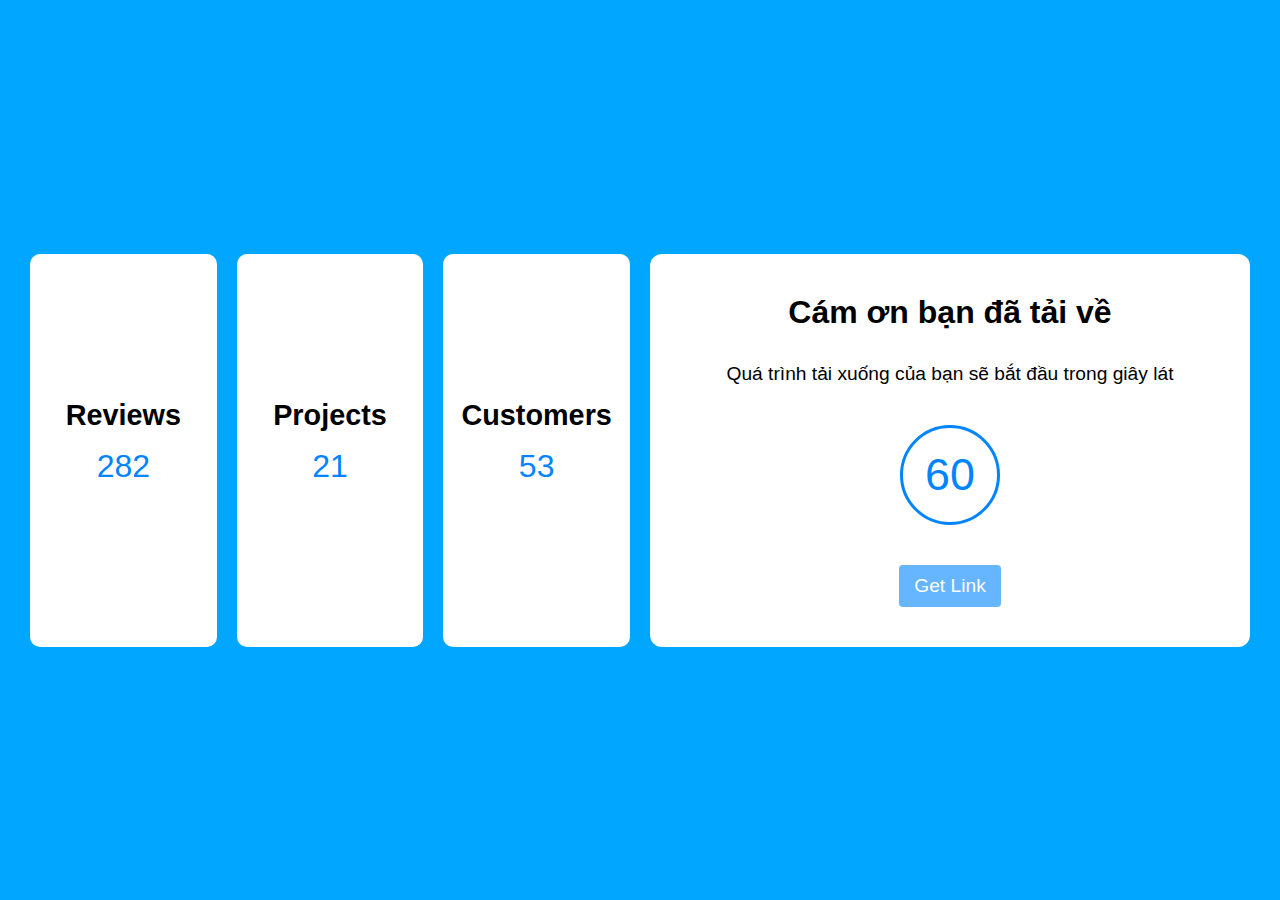
<file: Active_Tab/index.html>
<!DOCTYPE html>
<html lang="en">
  <head>
    <meta charset="UTF-8" />
    <meta http-equiv="X-UA-Compatible" content="IE=edge" />
    <meta name="viewport" content="width=device-width, initial-scale=1.0" />
    <title>Active Tab</title>
    <link rel="stylesheet" href="style.css" />
    <!-- Import Tailwind -->
    <!-- <script src="https://cdn.tailwindcss.com"></script> -->
    <!-- Import line awesome icons -->
    <link
      rel="stylesheet"
      href="https://maxst.icons8.com/vue-static/landings/line-awesome/line-awesome/1.3.0/css/line-awesome.min.css"
    />
  </head>
  <body>
    <div class="wrapper">
      <div class="counterUp-container">
        <div class="counterBox">
          <h3 class="counterBox-heading">Reviews</h3>
          <p class="counterBox-num review-num">1200</p>
          <i class="las la-star"></i>
        </div>
        <div class="counterBox">
          <h3 class="counterBox-heading">Projects</h3>
          <p class="counterBox-num project-num">90</p>
          <i class="las la-check-circle"></i>
        </div>
        <div class="counterBox">
          <h3 class="counterBox-heading">Customers</h3>
          <p class="counterBox-num customer-num">225</p>
          <i class="las la-users"></i>
        </div>
      </div>
      <div class="getLink-container">
        <h3 class="heading">Cám ơn bạn đã tải về</h3>
        <p class="content">
          Quá trình tải xuống của bạn sẽ bắt đầu trong giây lát
        </p>

        <p class="counter-num">60</p>

        <button disabled>Get Link</button>
      </div>
    </div>

    <script src="script.js"></script>
  </body>
</html>
</file>
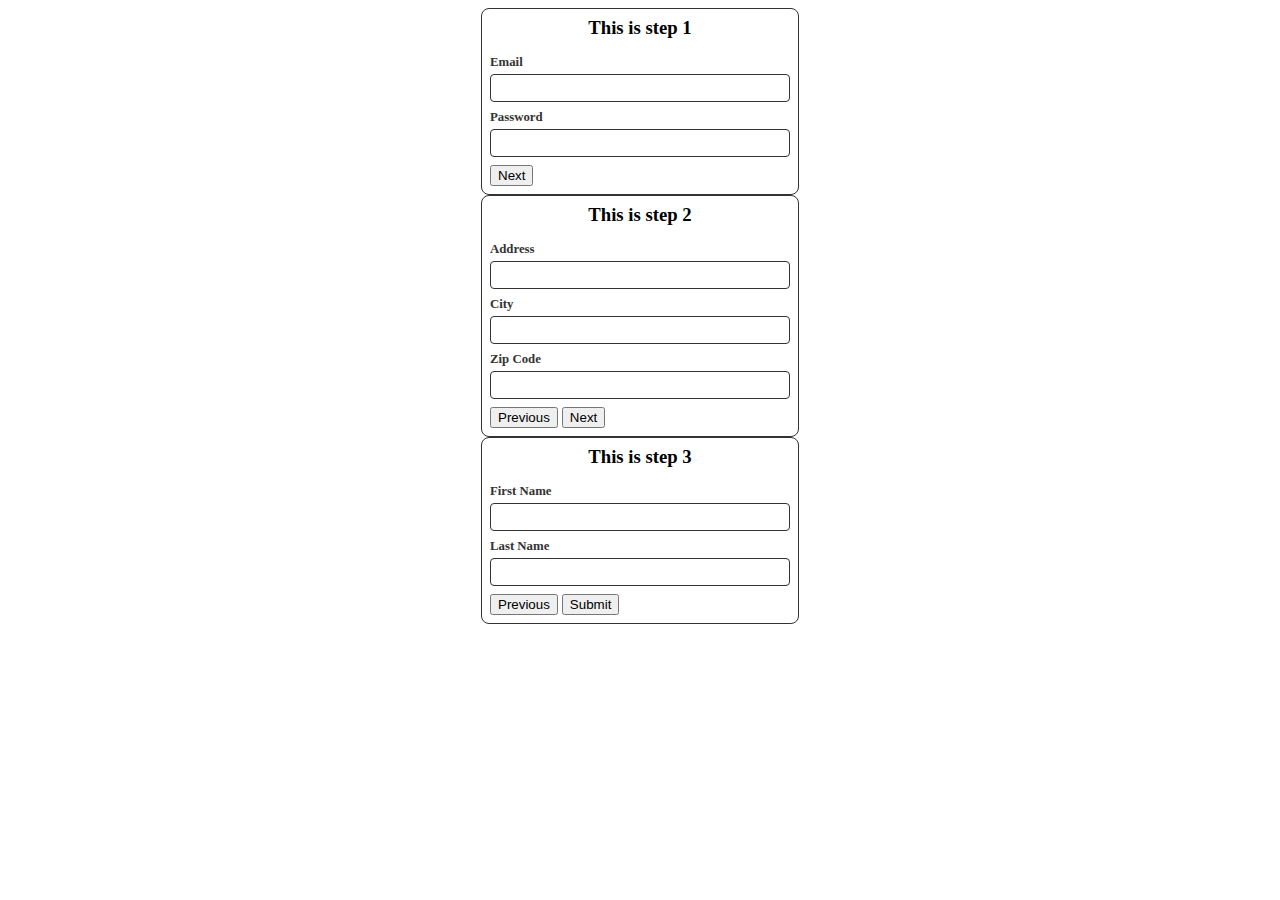
<file: Multistep_Form/index.html>
<!DOCTYPE html>
<html lang="en">
<head>
  <meta charset="UTF-8">
  <meta http-equiv="X-UA-Compatible" content="IE=edge">
  <meta name="viewport" content="width=device-width, initial-scale=1.0">
  <title>Document</title>
  <link rel="stylesheet" href="style.css">
  <script src="script.js" defer></script>
</head>
<body>
  <form data-multi-step class="multi-step-form">
    <div class="card" data-step>
      <h3 class="step-title">This is step 1</h3>
      <div class="form-group">
        <label for="email">Email</label>
        <input type="email" name="email" id="email">
      </div>
      <div class="form-group">
        <label for="password">Password</label>
        <input type="password" name="password" id="password">
      </div>
      <button type="button" data-next>Next</button>
    </div>
    <div class="card" data-step>
      <h3 class="step-title">This is step 2</h3>
      <div class="form-group">
        <label for="address">Address</label>
        <input type="text" name="address" id="address">
      </div>
      <div class="form-group">
        <label for="city">City</label>
        <input type="text" name="city" id="city">
      </div>
      <div class="form-group">
        <label for="zipcode">Zip Code</label>
        <input type="text" name="zipcode" id="zipcode">
      </div>
      <button type="button" data-previous>Previous</button>
      <button type="button" data-next>Next</button>
    </div>
    <div class="card" data-step>
      <h3 class="step-title">This is step 3</h3>
      <div class="form-group">
        <label for="firstName">First Name</label>
        <input type="text" name="firstName" id="firstName">
      </div>
      <div class="form-group">
        <label for="lastName">Last Name</label>
        <input type="text" name="lastName" id="lastName">
      </div>
      <button type="button" data-previous>Previous</button>
      <button type="submit">Submit</button>
    </div>
  </form>
</body>
</html>
</file>
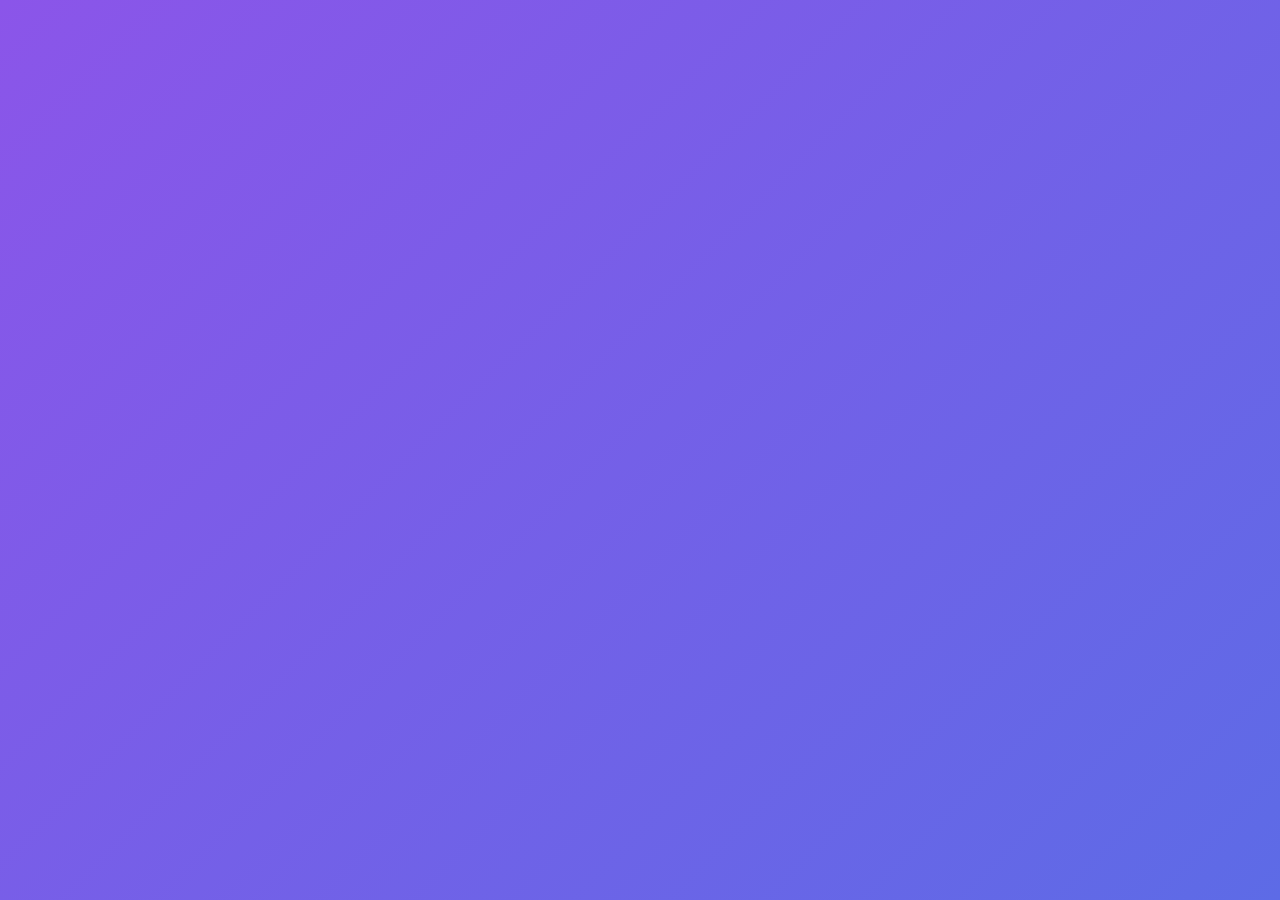
<file: Right_Click_Menu/index.html>
<!DOCTYPE html>
<html lang="en">
  <head>
    <meta charset="UTF-8" />
    <meta http-equiv="X-UA-Compatible" content="IE=edge" />
    <meta name="viewport" content="width=device-width, initial-scale=1.0" />
    <title>Custom Right Click Menu</title>
    <link rel="stylesheet" href="style.css" />
    <!-- Import line awesome icons -->
    <link
      rel="stylesheet"
      href="https://maxst.icons8.com/vue-static/landings/line-awesome/line-awesome/1.3.0/css/line-awesome.min.css"
    />
  </head>
  <body>
    <div class="wrapper">
      <div class="content">
        <ul class="menu">
          <li class="menu-item">
            <i class="las la-eye"></i>
            <span>Preview</span>
          </li>
          <li class="menu-item share menu-dropdown">
            <div>
              <i class="las la-share"></i>
              <span>Share</span>
            </div>
            <i class="las la-angle-right"></i>
            <div class="menu-share menu-dropdown-container show">
              <ul class="menu">
                <li class="menu-item">
                    <i class="lab la-twitter"></i>
                  <span>Twitter</span>
                </li>
                <li class="menu-item">
                    <i class="lab la-facebook-f"></i>
                  <span>Facebook</span>
                </li>
                <li class="menu-item">
                    <i class="lab la-instagram"></i>
                  <span>Instagram</span>
                </li>
                <li class="menu-item">
                    <i class="lab la-linkedin-in"></i>
                  <span>Linked</span>
                </li>
              </ul>
            </div>
          </li>
          <li class="menu-item">
            <i class="las la-link"></i>
            <span>Get Link</span>
          </li>
          <li class="menu-item">
            <i class="las la-edit"></i>
            <span>Rename</span>
          </li>
          <li class="menu-item">
            <i class="las la-trash"></i>
            <span>Delete</span>
          </li>
        </ul>
        <div class="setting">
          <li class="menu-item">
            <i class="las la-cog"></i>
            <span>Setting</span>
          </li>
        </div>
      </div>
    </div>

    <script src="./script.js"></script>
  </body>
</html>
</file>
<file: Active_Tab/style.css>
:root {
    --main-color: rgb(0, 132, 255);
}

* {
    margin: 0;
    padding: 0;
    box-sizing: border-box;
    font-family: sans-serif;
}

body {
    height: 100vh;
    display: flex;
    align-items: center;
    justify-content: center;
    background-color: rgb(0, 166, 255);
}

.wrapper {
    display: flex;
}

.wrapper>div~div {
    margin-left: 20px;
}

.counterUp-container {
    width: 600px;
    display: grid;
    grid-template-columns: repeat(3, 1fr);
    column-gap: 20px;
}

.getLink-container {
    width: 600px;
    background-color: #fff;
    border-radius: 12px;
    text-align: center;
    padding: 40px 0;
}

.counterBox {
    display: flex;
    flex-direction: column;
    align-items: center;
    justify-content: center;
    background-color: #fff;
    border-radius: 10px;
}

.counterBox i {
    font-size: 3rem;
}

.counterBox-heading {
    font-size: 1.8rem;
    margin-bottom: 1rem;
}

.counterBox-num {
    font-size: 2rem;
    color: var(--main-color);
    pointer-events: none;
    margin-bottom: 1rem;
}



.heading {
    font-size: 2rem;
    margin-bottom: 2rem;
}

.content {
    font-size: 1.2rem;
}

.counter-num {
    font-size: 2.8rem;
    margin: 40px auto;
    color: var(--main-color);
    height: 100px;
    width: 100px;
    display: flex;
    align-items: center;
    justify-content: center;
    text-align: center;
    border-radius: 50%;
    border: 3px solid var(--main-color);
    pointer-events: none;
}

button {
    font-size: 1.2rem;
    padding: 10px 15px;
    background-color: var(--main-color);
    color: #fff;
    border: none;
    outline: 0;
    border-radius: 4px;
    cursor: pointer;
}

button:disabled {
    opacity: .6;
    cursor: none;
    pointer-events: none;
}
</file>
<file: Multistep_Form/style.css>
.card {
    background-color: white;
    border: 1px solid #333;
    border-radius: .5rem;
    padding: .5rem;
    max-width: 300px;
    margin: 0 auto;
    animation: fade 250ms ease-in-out forwards;
  }
  
  .form-group {
    display: flex;
    flex-direction: column;
    margin-bottom: .5rem;
    gap: .25em;
  }
  
  .form-group:last-child {
    margin: 0;
  }
  
  .form-group > label {
    font-weight: bold;
    font-size: .8em;
    color: #333;
  }
  
  .form-group > input {
    border: 1px solid #333;
    border-radius: .25em;
    font-size: 1rem;
    padding: .25em;
  }
  
  .step-title {
    margin: 0;
    margin-bottom: 1rem;
    text-align: center;
  }
  
  .card.active {
    animation: slide 250ms 125ms ease-in-out both;
  }
  
  .multi-step-form {
    overflow: hidden;
    position: relative;
  }
  
  .hide {
    display: none;
  }
  
  @keyframes slide {
    0% {
      transform: translateX(200%);
      opacity: 0;
    }
    100% {
      transform: translateX(0);
      opacity: 1;
    }
  }
  
  @keyframes fade {
    0% {
      transform: scale(1);
      opacity: 1;
    }
    50% {
      transform: scale(.75);
      opacity: 0;
    }
    100% {
      opacity: 0;
      transform: scale(0);
    }
  }
</file>
<file: Right_Click_Menu/style.css>
* {
    margin: 0;
    padding: 0;
    box-sizing: border-box;
    font-family: sans-serif;
}

body {
    height: 100vh;
    background: linear-gradient(135deg, #8B55E9, #5D6BE6);
}

.wrapper {
    position: absolute;
    width: 300px;
    background-color: #fff;
    border-radius: 10px;
    z-index: 10;
    box-shadow: 0 0 8px rgba(0 0 0 / 20%);
    visibility: hidden;
}

.wrapper .menu {
    padding: 10px 12px;
}

.menu-item {
    font-size: 22px;
    list-style-type: none;
    height: 50px;
    width: 100%;
    border-radius: 5px;
    display: flex;
    align-items: center;
    padding: 0 5px 0 10px;
    cursor: pointer;

}

.menu-item:not(:last-child) {
    margin-bottom: 2px;
}

.menu-item span {
    font-size: 18px;
    margin-left: 8px;
}

.menu-item:hover {
    background-color: #f2f2f2;
}

.content .setting {
    display: flex;
    padding: 10px 12px;
    border-top: 1px solid #ccc;
}

.menu-dropdown {
    position: relative;
    justify-content: space-between;
}

.menu-dropdown-container {
    position: absolute;
    top: -35px;
    right: -200px;
    width: 200px;
    background-color: #fff;
    border-radius: 10px;
    overflow: hidden;
    box-shadow: 0 0 8px rgba(0 0 0 / 20%);
    z-index: 1;
    padding: 12px;
    opacity: 0;
    pointer-events: none;
}

.menu-dropdown-container .menu {
    padding: 0;
}

.share:hover .menu-share {
    opacity: 1;
    pointer-events: unset;

}
</file>
